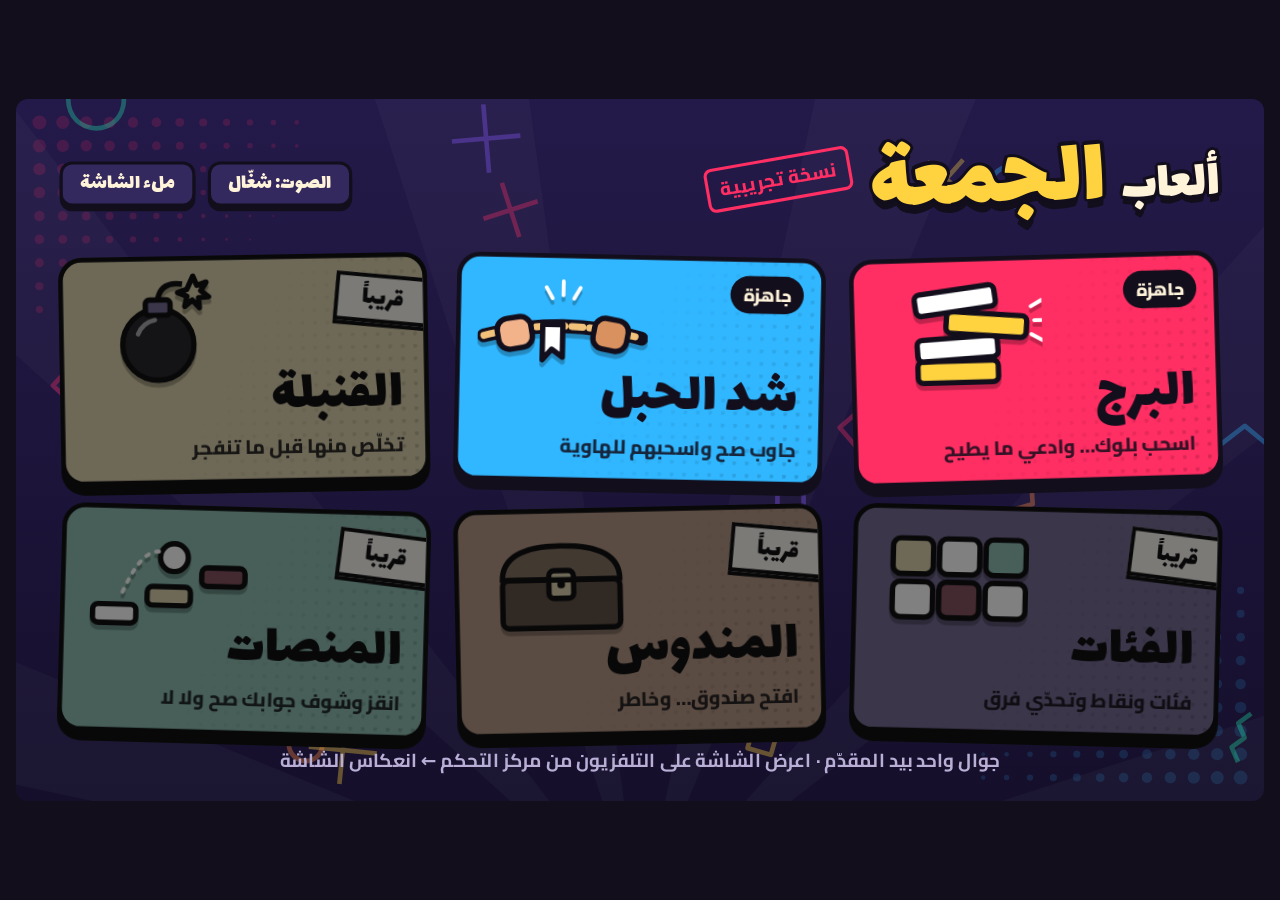
<file: app/index.html>
<!DOCTYPE html>
<html lang="ar" dir="rtl">
<head>
<meta charset="utf-8">
<meta name="viewport" content="width=device-width, initial-scale=1, viewport-fit=cover, user-scalable=no">
<meta name="apple-mobile-web-app-capable" content="yes">
<meta name="mobile-web-app-capable" content="yes">
<meta name="apple-mobile-web-app-status-bar-style" content="black-translucent">
<meta name="theme-color" content="#120E1C">
<title>ألعاب الجمعة</title>
<link rel="preconnect" href="https://fonts.googleapis.com">
<link rel="preconnect" href="https://fonts.gstatic.com" crossorigin>
<link rel="stylesheet" href="https://fonts.googleapis.com/css2?family=Cairo:wght@700;800;900&family=Lalezar&display=swap">
<link rel="stylesheet" href="css/app.css">
</head>
<body>
<!--APP-->
<div id="frame">
  <div id="wrap">
    <div id="stage" dir="rtl" lang="ar">
      <canvas id="cv"></canvas>
      <div id="ui"></div>
      <div id="fx"></div>
    </div>
  </div>
</div>
<div id="hint" dir="rtl">اقلب الجوال بالعرض عشان تكبر الشاشة</div>
<script src="js/matter.min.js"></script>
<script src="js/core.js"></script>
<script src="js/config.js"></script>
<script src="js/questions.js"></script>
<script src="js/ui.js"></script>
<script src="js/tower.js"></script>
<script src="js/tug.js"></script>
<script>
  document.documentElement.setAttribute('dir', 'rtl'); document.documentElement.setAttribute('lang', 'ar');
  G.boot(); G.UI.home(); G.Q.load();
  if (document.fonts && document.fonts.ready) document.fonts.ready.then(function () { if (G.scene === G.MenuScene) { var s = document.querySelector('.setup'); if (!s) G.UI.home(); } });
</script>
<!--/APP-->
</body>
</html>
</file>
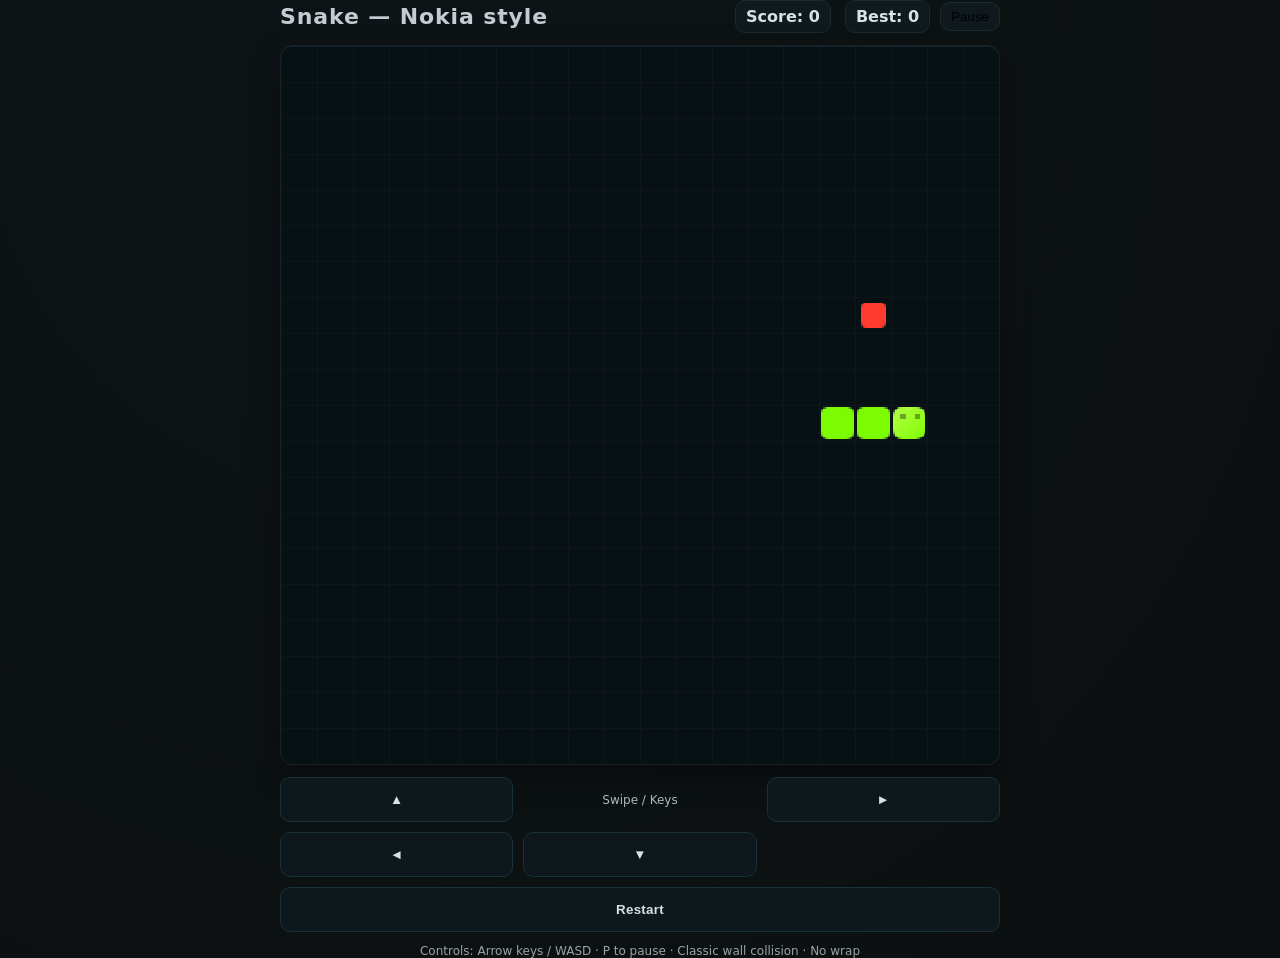
<file: index.html.html>
<!DOCTYPE html>
<html lang="en">
<head>
<meta charset="utf-8" />
<meta name="viewport" content="width=device-width, initial-scale=1" />
<title>Snake (Nokia-style)</title>
<style>
  :root {
    --bg: #0b0f10;
    --grid: #0f1518;
    --snake: #7CFC00; /* lawn green, retro vibe */
    --snake-head: #B7FF4A;
    --food: #ff3b30;
    --text: #d7e1e8;
    --accent: #3aa3ff;
  }
  * { box-sizing: border-box; }
  body {
    margin: 0;
    min-height: 100vh;
    display: grid;
    place-items: center;
    background: radial-gradient(circle at 30% 10%, #0e1416, var(--bg));
    color: var(--text);
    font-family: system-ui, -apple-system, Segoe UI, Roboto, Ubuntu, Cantarell, 'Helvetica Neue', Arial, 'Noto Sans', 'Apple Color Emoji', 'Segoe UI Emoji', 'Segoe UI Symbol';
  }
  .wrap {
    width: min(96vmin, 720px);
    display: grid;
    gap: 12px;
  }
  header {
    display: grid;
    grid-template-columns: 1fr auto auto;
    gap: 10px;
    align-items: center;
  }
  h1 {
    margin: 0;
    font-size: clamp(16px, 2.5vmin, 22px);
    letter-spacing: 0.04em;
    opacity: .9;
  }
  .stats {
    display: flex;
    align-items: center;
    gap: 14px;
    font-weight: 600;
    font-variant-numeric: tabular-nums;
  }
  .badge {
    background: #10191d;
    border: 1px solid #1b2a31;
    border-radius: 10px;
    padding: 6px 10px;
  }
  canvas {
    width: 100%;
    aspect-ratio: 1 / 1;
    image-rendering: pixelated;
    background:
      linear-gradient(90deg, var(--grid) 1px, transparent 1px) 0 0 / calc(100% / 20) 100%,
      linear-gradient(var(--grid) 1px, transparent 1px) 0 0 / 100% calc(100% / 20),
      #071013;
    border-radius: 12px;
    border: 1px solid #142229;
    box-shadow: 0 1px 0 #142229 inset, 0 12px 30px rgba(0,0,0,.35);
    touch-action: none; /* allow custom gestures */
  }
  .controls {
    display: grid;
    grid-template-columns: repeat(3, 1fr);
    gap: 10px;
    user-select: none;
  }
  .controls button {
    padding: 14px 10px;
    background: #0e171b;
    color: var(--text);
    border: 1px solid #19313b;
    border-radius: 10px;
    font-weight: 700;
    letter-spacing: 0.02em;
    cursor: pointer;
    transition: transform .08s ease, background .2s ease, border-color .2s ease;
    touch-action: manipulation;
  }
  .controls button:active {
    transform: translateY(1px);
  }
  .controls .wide { grid-column: span 3; }
  footer {
    opacity: .7;
    font-size: 12px;
    text-align: center;
  }
  .hint { opacity: .8; font-size: 12px; }
</style>
</head>
<body>
  <div class="wrap">
    <header>
      <h1>Snake — Nokia style</h1>
      <div class="stats">
        <div class="badge">Score: <span id="score">0</span></div>
        <div class="badge">Best: <span id="best">0</span></div>
      </div>
      <div>
        <button id="pauseBtn" class="badge" title="P">Pause</button>
      </div>
    </header>

    <canvas id="board" width="400" height="400" aria-label="Snake game board"></canvas>

    <div class="controls">
      <button id="up">▲</button>
      <div class="hint" style="display:grid; place-items:center;">Swipe / Keys</div>
      <button id="right">►</button>
      <button id="left">◄</button>
      <button id="down">▼</button>
      <button id="restart" class="wide">Restart</button>
    </div>

    <footer>Controls: Arrow keys / WASD · P to pause · Classic wall collision · No wrap</footer>
  </div>

<script>
(() => {
  // --- Config ---
  const GRID = 20;           // 20x20 grid
  const SPEED_START = 140;   // ms per frame
  const SPEED_MIN = 70;      // minimum delay
  const SPEED_STEP = 1.5;    // decrease in ms per apple (small accel)
  const CELL = 20;           // px per cell in internal canvas units
  const BOARD_PX = GRID * CELL;

  // --- State ---
  const canvas = document.getElementById('board');
  const ctx = canvas.getContext('2d');
  canvas.width = canvas.height = BOARD_PX;

  const scoreEl = document.getElementById('score');
  const bestEl = document.getElementById('best');
  const pauseBtn = document.getElementById('pauseBtn');

  let best = Number(localStorage.getItem('snake_best') || 0);
  bestEl.textContent = best;

  let state;

  function init() {
    state = {
      snake: [{x:10, y:10}, {x:9, y:10}, {x:8, y:10}],
      dir: {x:1, y:0},
      nextDir: {x:1, y:0},
      food: spawnFood([{x:10, y:10},{x:9,y:10},{x:8,y:10}]),
      score: 0,
      paused: false,
      over: false,
      delay: SPEED_START,
      lastTick: 0
    };
    scoreEl.textContent = 0;
    draw();
  }

  function rngInt(min, max) { return Math.floor(Math.random() * (max - min + 1)) + min; }

  function spawnFood(blocked) {
    const blockedSet = new Set(blocked.map(p => p.x + ',' + p.y));
    let x, y;
    do {
      x = rngInt(0, GRID-1);
      y = rngInt(0, GRID-1);
    } while (blockedSet.has(x + ',' + y));
    return {x, y};
  }

  function setDir(nx, ny) {
    // Prevent 180-degree reversal
    if ((nx === -state.dir.x && ny === -state.dir.y) || (nx === state.dir.x && ny === state.dir.y)) return;
    state.nextDir = {x:nx, y:ny};
  }

  // --- Input: keyboard ---
  window.addEventListener('keydown', (e) => {
    switch (e.key) {
      case 'ArrowUp': case 'w': case 'W': setDir(0,-1); break;
      case 'ArrowDown': case 's': case 'S': setDir(0, 1); break;
      case 'ArrowLeft': case 'a': case 'A': setDir(-1,0); break;
      case 'ArrowRight': case 'd': case 'D': setDir(1, 0); break;
      case 'p': case 'P': togglePause(); break;
      case ' ': if (state.over) init(); break;
    }
  }, {passive: true});

  // --- Input: on-screen buttons ---
  document.getElementById('up').onclick = () => setDir(0,-1);
  document.getElementById('down').onclick = () => setDir(0,1);
  document.getElementById('left').onclick = () => setDir(-1,0);
  document.getElementById('right').onclick = () => setDir(1,0);
  document.getElementById('restart').onclick = () => init();
  pauseBtn.onclick = () => togglePause();

  // --- Input: touch (swipe) ---
  let touchStart = null;
  canvas.addEventListener('touchstart', (e) => {
    if (e.touches.length) touchStart = {x: e.touches[0].clientX, y: e.touches[0].clientY, t: performance.now()};
  }, {passive: true});
  canvas.addEventListener('touchend', (e) => {
    if (!touchStart) return;
    const t = performance.now() - touchStart.t;
    const touch = e.changedTouches[0];
    const dx = touch.clientX - touchStart.x;
    const dy = touch.clientY - touchStart.y;
    const adx = Math.abs(dx), ady = Math.abs(dy);
    // simple swipe detection
    if (t < 500 && Math.max(adx, ady) > 20) {
      if (adx > ady) setDir(Math.sign(dx), 0);
      else setDir(0, Math.sign(dy));
    }
    touchStart = null;
  }, {passive: true});

  function togglePause() {
    if (state.over) return;
    state.paused = !state.paused;
    pauseBtn.textContent = state.paused ? 'Resume' : 'Pause';
  }

  // --- Game loop ---
  function loop(ts) {
    requestAnimationFrame(loop);
    if (state.paused || state.over) return;

    if (ts - state.lastTick >= state.delay) {
      tick();
      state.lastTick = ts;
    }
  }

  function tick() {
    // Move snake
    state.dir = state.nextDir;
    const head = state.snake[0];
    const nx = head.x + state.dir.x;
    const ny = head.y + state.dir.y;

    // wall collision (classic)
    if (nx < 0 || ny < 0 || nx >= GRID || ny >= GRID) {
      return gameOver();
    }

    // self collision
    for (let i = 0; i < state.snake.length; i++) {
      if (state.snake[i].x === nx && state.snake[i].y === ny) {
        return gameOver();
      }
    }

    // move body
    state.snake.unshift({x:nx, y:ny});

    // eat food?
    if (nx === state.food.x && ny === state.food.y) {
      state.score += 1;
      scoreEl.textContent = state.score;
      state.delay = Math.max(SPEED_MIN, state.delay - SPEED_STEP);
      state.food = spawnFood(state.snake);
    } else {
      state.snake.pop();
    }

    draw();
  }

  function gameOver() {
    state.over = true;
    best = Math.max(best, state.score);
    localStorage.setItem('snake_best', String(best));
    bestEl.textContent = best;
    draw(true);
  }

  // --- Render ---
  function draw(over = false) {
    // clear
    ctx.clearRect(0,0,BOARD_PX,BOARD_PX);

    // draw food
    drawCell(state.food.x, state.food.y, 'food');

    // draw snake
    for (let i = state.snake.length - 1; i >= 0; i--) {
      const part = state.snake[i];
      if (i === 0) drawCell(part.x, part.y, 'head');
      else drawCell(part.x, part.y, 'body');
    }

    if (over) {
      overlayText('Game Over', 'Press Restart or Space');
    } else if (state.paused) {
      overlayText('Paused', 'Press Resume / P');
    }
  }

  function drawCell(x, y, type) {
    const px = x * CELL, py = y * CELL;
    ctx.save();
    if (type === 'food') {
      ctx.fillStyle = getCSS('--food');
      roundedRect(ctx, px+3, py+3, CELL-6, CELL-6, 3);
      ctx.fill();
    } else if (type === 'head') {
      const grad = ctx.createLinearGradient(px, py, px+CELL, py+CELL);
      grad.addColorStop(0, getCSS('--snake-head'));
      grad.addColorStop(1, getCSS('--snake'));
      ctx.fillStyle = grad;
      roundedRect(ctx, px+1, py+1, CELL-2, CELL-2, 5);
      ctx.fill();
      // eyes
      ctx.fillStyle = 'rgba(0,0,0,.35)';
      ctx.fillRect(px + CELL*0.25, py + CELL*0.25, 3, 3);
      ctx.fillRect(px + CELL*0.65, py + CELL*0.25, 3, 3);
    } else {
      ctx.fillStyle = getCSS('--snake');
      roundedRect(ctx, px+1, py+1, CELL-2, CELL-2, 4);
      ctx.fill();
    }
    ctx.restore();
  }

  function roundedRect(ctx, x, y, w, h, r) {
    ctx.beginPath();
    ctx.moveTo(x+r, y);
    ctx.arcTo(x+w, y, x+w, y+h, r);
    ctx.arcTo(x+w, y+h, x, y+h, r);
    ctx.arcTo(x, y+h, x, y, r);
    ctx.arcTo(x, y, x+w, y, r);
    ctx.closePath();
  }

  function overlayText(title, subtitle) {
    ctx.save();
    ctx.fillStyle = 'rgba(0,0,0,0.45)';
    ctx.fillRect(0,0,BOARD_PX,BOARD_PX);
    ctx.fillStyle = getCSS('--text');
    ctx.textAlign = 'center';
    ctx.font = 'bold 28px system-ui, -apple-system, Segoe UI, Roboto';
    ctx.fillText(title, BOARD_PX/2, BOARD_PX/2 - 8);
    ctx.font = '600 14px system-ui, -apple-system, Segoe UI, Roboto';
    ctx.fillText(subtitle, BOARD_PX/2, BOARD_PX/2 + 16);
    ctx.restore();
  }

  function getCSS(varName) {
    return getComputedStyle(document.documentElement).getPropertyValue(varName).trim();
  }

  // start
  init();
  requestAnimationFrame(loop);
})();
</script>
</body>
</html>
</file>
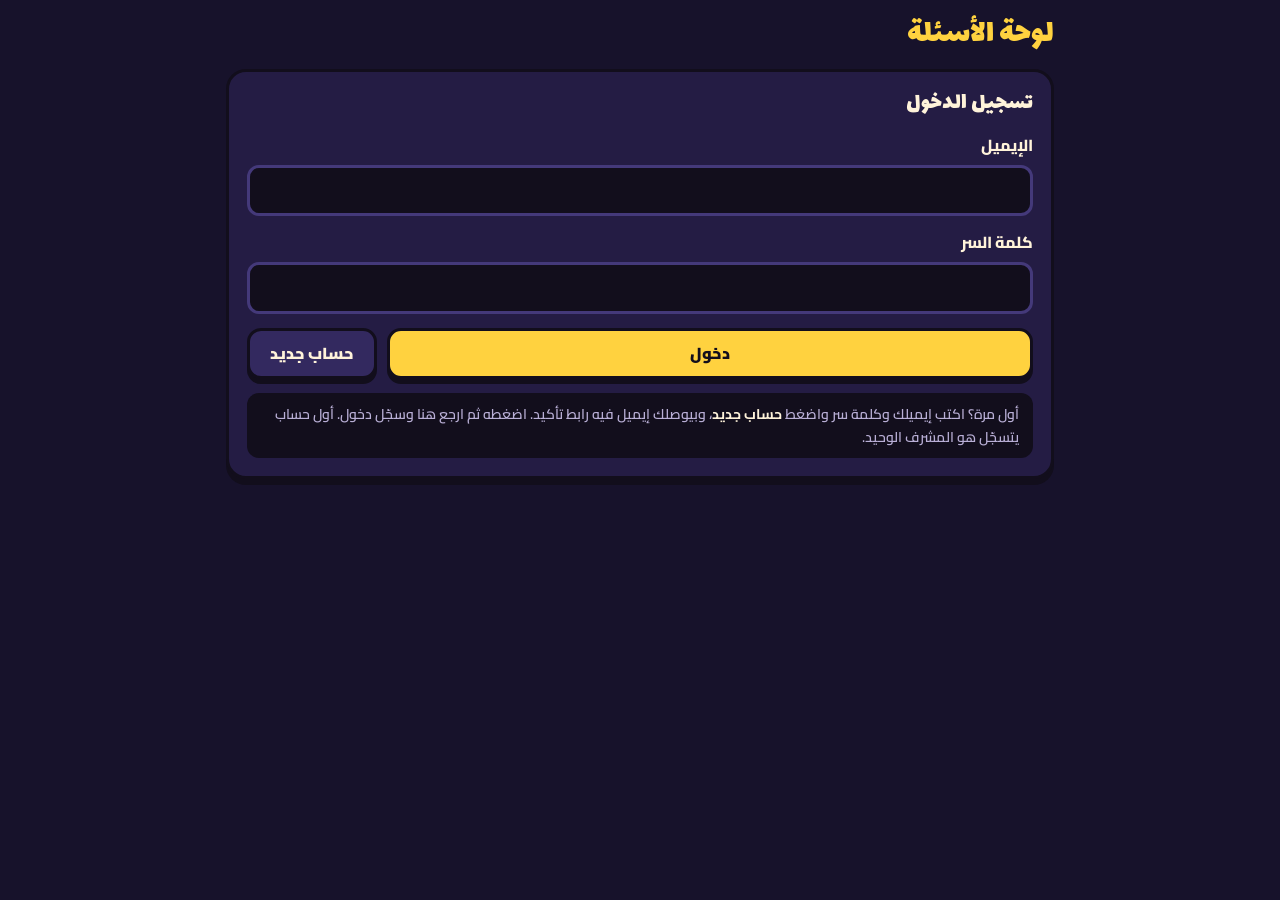
<file: app/admin.html>
<!DOCTYPE html>
<html lang="ar" dir="rtl">
<head>
<meta charset="utf-8">
<meta name="viewport" content="width=device-width, initial-scale=1, viewport-fit=cover">
<meta name="theme-color" content="#120E1C">
<meta name="robots" content="noindex">
<title>لوحة الأسئلة</title>
<link rel="preconnect" href="https://fonts.googleapis.com">
<link rel="preconnect" href="https://fonts.gstatic.com" crossorigin>
<link rel="stylesheet" href="https://fonts.googleapis.com/css2?family=Cairo:wght@600;700;800;900&family=Lalezar&display=swap">
<link rel="stylesheet" href="css/admin.css">
</head>
<body>
<div id="app"></div>
<div id="toast" role="status" aria-live="polite"></div>
<script src="js/supabase.min.js"></script>
<script src="js/config.js"></script>
<script>window.G = { store: { get: function (k, d) { return d; }, set: function () {} } };</script>
<script src="js/questions.js"></script>
<script src="js/admin.js"></script>
</body>
</html>
</file>
<file: app/css/app.css>
/* Layout: a fixed 1600×900 game stage scaled to fit any screen (phone mirrored to a TV); comic-ink UI drawn on top of a canvas scene */
:root{
  --ink:#120E1C; --night:#17122B; --panel:#241C44; --panel2:#33295F; --paper:#FFF3DA; --mute:#B9AFD6;
  --hot:#FF2E63; --acid:#FFD23F; --mint:#1FE0A8; --sky:#31B7FF; --violet:#8B5CFF; --orange:#FF8A3D;
  --display:"Lalezar","Cairo",system-ui,sans-serif;
  --body:"Cairo",system-ui,-apple-system,"Geeza Pro",sans-serif;
  --out: 4px 0 0 var(--ink), -4px 0 0 var(--ink), 0 4px 0 var(--ink), 0 -4px 0 var(--ink), 3px 3px 0 var(--ink), -3px 3px 0 var(--ink), 3px -3px 0 var(--ink), -3px -3px 0 var(--ink);
  color-scheme:dark;
}
*{box-sizing:border-box}
html,body{height:100%}
body{margin:0;background:var(--ink);color:var(--paper);font-family:var(--body);overflow:hidden;overscroll-behavior:none;
  -webkit-user-select:none;user-select:none;-webkit-tap-highlight-color:transparent;touch-action:manipulation}
#frame{height:100%;display:grid;place-items:center;padding-block:0;
  padding-left:max(16px,env(safe-area-inset-left,0px));padding-right:max(16px,env(safe-area-inset-right,0px))}
#wrap{position:relative;overflow:hidden;border-radius:12px;max-width:100%}
#stage{position:absolute;left:0;top:0;width:1600px;height:900px;transform-origin:0 0;overflow:hidden;background:var(--night)}
#cv{position:absolute;left:0;top:0;width:1600px;height:900px;display:block}
#ui{position:absolute;inset:0;pointer-events:none}
#ui>*{pointer-events:auto}
#fx{position:absolute;inset:0;pointer-events:none;opacity:0}
#hint{display:none;position:fixed;inset:auto 0 0 0;text-align:center;font:700 14px var(--body);color:var(--mute);
  padding:10px 16px calc(10px + env(safe-area-inset-bottom,0px))}
@media (orientation:portrait) and (pointer:coarse){#hint{display:block}}
button{font-family:inherit;cursor:pointer}
button:focus-visible,input:focus-visible{outline:5px solid var(--acid);outline-offset:4px}
h1,h2,p{margin:0}

/* ---- comic buttons ---- */
.btn{font-family:var(--display);font-size:40px;line-height:1.1;color:var(--ink);background:var(--acid);border:5px solid var(--ink);
  border-radius:20px;padding:16px 38px;box-shadow:0 8px 0 var(--ink);transition:transform .08s,box-shadow .08s,filter .15s;white-space:nowrap}
.btn:hover{filter:brightness(1.08)}
.btn:active{transform:translateY(6px);box-shadow:0 2px 0 var(--ink)}
.btn.hot{background:var(--hot);color:#fff}
.btn.mint{background:var(--mint)}
.btn.dark{background:var(--panel2);color:var(--paper)}
.btn.sm{font-size:28px;padding:10px 22px;border-width:4px;border-radius:16px;box-shadow:0 6px 0 var(--ink)}
.btn.go{font-size:56px;padding:16px 80px;background:var(--hot);color:#fff;transform:rotate(-1.5deg);animation:pulse 1.6s ease-in-out infinite}

.screen{position:absolute;inset:0;display:flex;flex-direction:column;padding:34px 56px}

/* ---- home ---- */
.hhead{display:flex;justify-content:space-between;align-items:center;height:150px}
.logo{display:flex;align-items:baseline;gap:18px;font-family:var(--display);line-height:1;transform:rotate(-2deg)}
.logo .l1{font-size:70px;color:var(--paper);text-shadow:var(--out),0 10px 0 var(--ink)}
.logo .l2{font-size:124px;color:var(--acid);text-shadow:var(--out),0 12px 0 var(--ink)}
.stamp{font:800 24px var(--body);color:var(--hot);border:4px solid var(--hot);border-radius:10px;padding:2px 14px;transform:rotate(-8deg) translateY(-30px);letter-spacing:.02em}
.hbtns{display:flex;gap:16px}
.games{flex:1;min-height:0;display:grid;grid-template-columns:repeat(3,1fr);grid-template-rows:repeat(2,1fr);gap:30px 34px;padding:16px 0 10px}
.gcard{position:relative;background:var(--c);border:6px solid var(--ink);border-radius:30px;box-shadow:0 12px 0 var(--ink);min-height:0;
  transform:rotate(var(--r));text-align:start;padding:16px 28px 18px;display:flex;flex-direction:column;justify-content:flex-end;
  color:var(--ink);overflow:hidden;animation:cardIn .5s cubic-bezier(.2,1.5,.4,1) both;animation-delay:var(--d);transition:transform .15s,box-shadow .15s}
.gcard::before{content:"";position:absolute;inset:0;background:radial-gradient(circle at 2px 2px,rgba(0,0,0,.16) 2.5px,transparent 3px) 0 0/16px 16px;
  -webkit-mask:linear-gradient(120deg,transparent 45%,#000);mask:linear-gradient(120deg,transparent 45%,#000);pointer-events:none}
.gcard:not(.locked):hover{transform:rotate(0) scale(1.03)}
.gcard:active{transform:rotate(var(--r)) translateY(8px);box-shadow:0 4px 0 var(--ink)}
.gart{position:absolute;top:16px;inset-inline-end:22px;width:218px}
.gart svg{width:100%;display:block;filter:drop-shadow(0 6px 0 rgba(0,0,0,.25))}
.gname{font-family:var(--display);font-size:74px;line-height:1.05;position:relative;white-space:nowrap}
.gdesc{font:800 25px var(--body);position:relative;opacity:.85;white-space:nowrap}
.gtag{position:absolute;top:18px;inset-inline-start:22px;font:900 22px var(--body);background:var(--ink);color:var(--paper);border-radius:99px;padding:3px 16px}
.gcard.locked{filter:saturate(.25) brightness(.5)}
.soon{position:absolute;top:22px;inset-inline-start:-10px;font-family:var(--display);font-size:34px;background:var(--paper);color:var(--ink);
  border:5px solid var(--ink);padding:0 30px;transform:rotate(6deg);box-shadow:0 5px 0 var(--ink)}
.gcard.nope{animation:nope .35s}
.hfoot{text-align:center;font:700 24px var(--body);color:var(--mute);height:40px}

/* ---- setup ---- */
.shead{display:flex;align-items:center;gap:30px;height:140px}
.stitle{flex:1}
.stitle h1{font-family:var(--display);font-weight:400;font-size:92px;line-height:1;color:var(--acid);text-shadow:var(--out),0 10px 0 var(--ink)}
.stitle p{font:700 25px/1.5 var(--body);color:var(--mute);max-width:1150px;padding-top:6px}
.sgrid{flex:1;display:flex;gap:30px;align-items:stretch;min-height:0;padding-top:14px}
.panel{background:var(--panel);border:5px solid var(--ink);border-radius:26px;box-shadow:0 10px 0 var(--ink);padding:18px 24px;width:500px;display:flex;flex-direction:column;gap:10px}
.panel.grow{flex:1;width:auto;min-width:0}
.phead{display:flex;justify-content:space-between;align-items:center}
.phead h2{font-family:var(--display);font-weight:400;font-size:46px;line-height:1}
.seg{display:flex;background:var(--ink);border-radius:14px;padding:5px;gap:5px}
.seg button{border:0;background:transparent;color:var(--paper);font:800 24px var(--body);padding:6px 16px;border-radius:10px}
.seg button.on{background:var(--acid);color:var(--ink)}
.tnames{display:flex;flex-direction:column;gap:8px}
.h2s{font-size:36px!important}
.callbtn{border:4px solid var(--ink);background:var(--panel2);color:var(--paper);font:800 21px var(--body);border-radius:12px;padding:2px 16px}
.cats{display:grid;grid-template-columns:repeat(3,1fr);gap:6px;flex:1;min-height:0;overflow-y:auto;align-content:start}
.cchip{font:800 18px/1.6 var(--body);border:3px solid var(--ink);background:var(--ink);color:var(--mute);border-radius:99px;padding:0 4px;white-space:nowrap;text-align:center}
.cchip.on{background:var(--mint);color:var(--ink)}
.tnames label{display:flex;align-items:center;gap:14px}
.tnames i{width:40px;height:40px;border-radius:12px;background:var(--c);border:5px solid var(--ink);flex:none;transform:rotate(-6deg)}
.tnames input{flex:1;min-width:0;font:800 28px var(--body);background:var(--ink);color:var(--paper);border:5px solid var(--c);border-radius:16px;padding:1px 16px;
  -webkit-user-select:text;user-select:text}
.styles{display:grid;grid-template-columns:repeat(4,1fr);gap:18px;align-content:start}
.styles.c3{grid-template-columns:repeat(3,1fr);padding:0 40px}
.stile{position:relative;background:var(--ink);border:5px solid var(--ink);border-radius:18px;padding:0;overflow:hidden;color:var(--paper);
  display:flex;flex-direction:column;transition:transform .12s;box-shadow:0 6px 0 var(--ink)}
.stile canvas{width:100%;display:block;aspect-ratio:16/9}
.stile span{font-family:var(--display);font-size:29px;padding:4px 8px 6px;line-height:1.1}
.stile em{position:absolute;top:8px;inset-inline-start:8px;font:900 18px var(--body);font-style:normal;background:var(--hot);color:#fff;border-radius:99px;padding:0 12px;border:3px solid var(--ink)}
.stile.on{border-color:var(--acid);transform:translateY(-6px) rotate(-1.5deg);box-shadow:0 12px 0 var(--ink)}
.stile.on span{background:var(--acid);color:var(--ink)}
.sgo{display:flex;justify-content:center;padding-top:22px;height:128px}

/* ---- HUD ---- */
.tcard{position:absolute;width:350px;height:96px;padding:0 20px;background:var(--panel);border:5px solid var(--ink);border-radius:22px;box-shadow:0 8px 0 var(--ink);
  display:flex;align-items:center;gap:14px;transition:transform .25s cubic-bezier(.2,1.6,.4,1),background .2s;pointer-events:none}
.tcard .sw{width:30px;height:30px;border-radius:9px;background:var(--c);border:4px solid var(--ink);flex:none;transform:rotate(-6deg)}
.tcard .nm{font:900 30px var(--body);flex:1;min-width:0;white-space:nowrap;overflow:hidden;text-overflow:ellipsis}
.tcard .sc{font-family:var(--display);font-size:58px;line-height:1;color:var(--c);font-variant-numeric:tabular-nums}
.tcard.turn{background:var(--c);color:var(--ink);transform:scale(1.07) rotate(-1.5deg)}
.tcard.turn .sc{color:var(--ink)} .tcard.turn .sw{background:var(--ink)}
.tcard.dead{filter:grayscale(1) brightness(.55)}
.tcard.bump .sc{animation:bump .5s}
.menubtn{position:absolute;top:22px;left:22px;width:64px;height:64px;border-radius:18px;background:var(--panel2);border:5px solid var(--ink);box-shadow:0 6px 0 var(--ink);
  display:flex;flex-direction:column;justify-content:center;align-items:center;gap:6px;padding:0}
.menubtn i{width:28px;height:5px;border-radius:3px;background:var(--paper)}
.sticker{position:absolute;font-family:var(--display);font-size:40px;line-height:1.15;background:var(--paper);color:var(--ink);border:5px solid var(--ink);
  border-radius:18px;padding:8px 24px;box-shadow:0 7px 0 var(--ink);transform:rotate(-2deg);text-align:center;pointer-events:none}
.sticker b{font-weight:400;color:var(--c);text-shadow:2px 2px 0 var(--ink)}
.sticker small{display:block;font:800 22px var(--body);opacity:.75}
.sticker.pop{animation:cardIn .4s cubic-bezier(.2,1.6,.4,1) both}
.legend{position:absolute;left:30px;bottom:34px;width:330px;background:rgba(18,14,28,.72);border:4px solid var(--ink);border-radius:20px;padding:14px 18px;
  display:flex;flex-direction:column;gap:8px;font:800 23px var(--body);pointer-events:none}
.legend div{display:flex;align-items:center;gap:12px}
.legend i{width:54px;font-family:var(--display);font-style:normal;font-size:26px;text-align:center;color:var(--ink);background:var(--c);border:3px solid var(--ink);border-radius:9px;line-height:1.25}
.legend p{font:700 20px/1.4 var(--body);color:var(--mute);padding-top:4px}
.toast{position:absolute;left:50%;bottom:120px;transform:translateX(-50%);background:var(--ink);color:var(--paper);font:800 28px var(--body);
  border:4px solid var(--paper);border-radius:99px;padding:8px 30px;animation:toast 1.9s both;pointer-events:none;white-space:nowrap;z-index:9}

/* ---- tug power picker ---- */
.powers{position:absolute;left:0;right:0;bottom:26px;display:flex;flex-direction:column;align-items:center;gap:14px;animation:riseIn .35s cubic-bezier(.2,1.4,.4,1) both;pointer-events:none}
.powers .who{font-family:var(--display);font-size:42px;background:var(--paper);color:var(--ink);border:5px solid var(--ink);border-radius:16px;padding:2px 26px;box-shadow:0 6px 0 var(--ink);transform:rotate(-1.5deg)}
.powers .who b{font-weight:400;color:var(--c);text-shadow:2px 2px 0 var(--ink)}
.powers .row{display:flex;gap:22px;pointer-events:auto}
.pbtn{width:300px;border:5px solid var(--ink);border-radius:22px;box-shadow:0 8px 0 var(--ink);background:var(--zc);color:var(--ink);padding:8px 14px 10px;
  display:flex;flex-direction:column;align-items:center;transition:transform .08s,box-shadow .08s}
.pbtn:active{transform:translateY(6px);box-shadow:0 2px 0 var(--ink)}
.pbtn b{font-family:var(--display);font-weight:400;font-size:46px;line-height:1.1}
.pbtn span{font:900 23px var(--body)}
.vs{position:absolute;inset:0;display:flex;align-items:center;justify-content:center;gap:40px;pointer-events:none}
.vs .n{font-family:var(--display);font-size:110px;color:var(--c);text-shadow:var(--out),0 12px 0 var(--ink);animation:slamR .5s cubic-bezier(.2,1.5,.4,1) both}
.vs .n:last-child{animation-name:slamL}
.vs .x{font-family:var(--display);font-size:90px;background:var(--acid);color:var(--ink);border:7px solid var(--ink);border-radius:50%;width:170px;height:170px;display:grid;place-items:center;
  box-shadow:0 10px 0 var(--ink);animation:cardIn .5s .25s cubic-bezier(.2,1.8,.4,1) both}
.vs.out{animation:fadeOut .3s both}

/* ---- overlays ---- */
.ov{position:absolute;inset:0;background:rgba(10,7,20,.74);display:grid;place-items:center;animation:fadeIn .2s both;z-index:5}
.ov.out{animation:fadeOut .26s both}
.ov.out .qcard{animation:cardOut .26s both}
.qcard{position:relative;width:1120px;min-height:500px;background:var(--paper);color:var(--ink);border:7px solid var(--ink);border-radius:38px;
  box-shadow:0 14px 0 var(--ink),0 40px 90px rgba(0,0,0,.55);padding:62px 60px 40px;display:flex;flex-direction:column;align-items:center;justify-content:center;gap:22px;text-align:center;
  animation:cardIn .45s cubic-bezier(.2,1.4,.4,1) both;
  background-image:radial-gradient(circle at 3px 3px,rgba(18,14,28,.09) 3px,transparent 3.5px);background-size:20px 20px}
.qcard .pts{position:absolute;top:-44px;inset-inline-start:46px;font-family:var(--display);font-size:76px;line-height:1.05;background:var(--zc);border:6px solid var(--ink);
  border-radius:22px;padding:0 30px;transform:rotate(5deg);box-shadow:0 8px 0 var(--ink)}
.qcard .cat{position:absolute;top:-28px;inset-inline-end:46px;font:900 30px var(--body);background:var(--ink);color:var(--paper);border-radius:99px;padding:6px 28px;transform:rotate(-2deg)}
.qwho{font:800 30px var(--body);opacity:.8}
.qwho b{background:var(--c);border:3px solid var(--ink);border-radius:10px;padding:0 12px;font-weight:900}
.qtext{font:900 54px/1.5 var(--body);text-wrap:balance}
.qmwrap{display:flex;justify-content:center;width:100%}
.qmwrap:empty{display:none}
.qmedia{max-height:330px;max-width:100%;border:6px solid var(--ink);border-radius:22px;background:var(--ink);display:block}
.qaudio{width:620px;height:64px}
.qcard.hasmedia{padding-top:52px;gap:14px}
.qcard.hasmedia .qtext{font-size:42px;line-height:1.35}
.qcard.hasmedia .qans{font-size:58px;padding:4px 36px 8px}
.qans{font-family:var(--display);font-size:78px;line-height:1.15;background:var(--ink);color:var(--mint);border-radius:22px;padding:10px 44px 14px;animation:cardIn .4s cubic-bezier(.2,1.6,.4,1) both;transform:rotate(-1deg)}
.qans small{display:block;font:800 22px var(--body);color:var(--mute)}
.tbar{position:relative;width:100%;height:34px;border:5px solid var(--ink);border-radius:99px;overflow:hidden;background:#fff}
.tbar i{position:absolute;inset:0;background:var(--mint);transform-origin:right center;transition:transform .1s linear}
.tbar.low i{background:var(--hot)}
.tbar span{position:absolute;inset:0;display:grid;place-items:center;font:900 21px/1 var(--body);font-variant-numeric:tabular-nums}
.qbtns{display:flex;gap:26px;padding-top:6px}
.pcard{background:var(--panel);border:6px solid var(--ink);border-radius:32px;box-shadow:0 12px 0 var(--ink);padding:34px 60px 44px;display:flex;flex-direction:column;gap:20px;align-items:stretch;text-align:center;animation:cardIn .35s cubic-bezier(.2,1.4,.4,1) both}
.pcard h2{font-family:var(--display);font-weight:400;font-size:70px;color:var(--acid);text-shadow:var(--out)}
.rcard{width:980px;background:var(--panel);border:7px solid var(--ink);border-radius:38px;box-shadow:0 14px 0 var(--ink),0 40px 90px rgba(0,0,0,.55);padding:34px 56px 44px;
  display:flex;flex-direction:column;align-items:center;gap:14px;text-align:center;animation:cardIn .5s cubic-bezier(.2,1.5,.4,1) both}
.rkick{font:900 30px var(--body);background:var(--hot);color:#fff;border:4px solid var(--ink);border-radius:12px;padding:0 20px;transform:rotate(-3deg)}
.rcard h1{font-family:var(--display);font-weight:400;font-size:112px;line-height:1.1;color:var(--c);text-shadow:var(--out),0 12px 0 var(--ink)}
.rcard p{font:800 30px var(--body);color:var(--mute)}
.rrows{width:100%;display:flex;flex-direction:column;gap:12px;padding:10px 0 16px}
.rrow{display:flex;align-items:center;gap:16px;background:var(--ink);border-radius:18px;padding:8px 22px;font:900 34px var(--body)}
.rrow i{width:30px;height:30px;border-radius:9px;background:var(--c);flex:none;transform:rotate(-6deg)}
.rrow span{flex:1;text-align:start}
.rrow em{font:800 22px var(--body);font-style:normal;background:var(--hot);color:#fff;border-radius:99px;padding:0 14px}
.rrow b{font-family:var(--display);font-weight:400;font-size:50px;color:var(--c);font-variant-numeric:tabular-nums;line-height:1}
.rbtns{display:flex;gap:24px}

@keyframes fadeIn{from{opacity:0}to{opacity:1}}
@keyframes fadeOut{to{opacity:0}}
@keyframes cardIn{from{opacity:0;transform:scale(.6) rotate(-6deg)}to{opacity:1}}
@keyframes cardOut{to{opacity:0;transform:scale(.8) translateY(80px) rotate(4deg)}}
@keyframes riseIn{from{opacity:0;transform:translateY(80px)}to{opacity:1}}
@keyframes pulse{50%{transform:rotate(-1.5deg) scale(1.05)}}
@keyframes nope{25%{transform:rotate(var(--r)) translateX(-12px)}75%{transform:rotate(var(--r)) translateX(12px)}}
@keyframes bump{30%{transform:scale(1.45) rotate(-6deg)}}
@keyframes toast{0%{opacity:0;transform:translate(-50%,30px)}12%,80%{opacity:1;transform:translate(-50%,0)}100%{opacity:0;transform:translate(-50%,-10px)}}
@keyframes slamR{from{opacity:0;transform:translateX(700px) rotate(8deg)}to{opacity:1;transform:rotate(-3deg)}}
@keyframes slamL{from{opacity:0;transform:translateX(-700px) rotate(-8deg)}to{opacity:1;transform:rotate(3deg)}}
@media (prefers-reduced-motion:reduce){.btn.go{animation:none}}
</file>
<file: app/css/admin.css>
/* Layout: a single-column phone-first tool — sticky tab bar on top, one task per tab (add one, add many, browse) */
:root{
  --ink:#120E1C; --night:#17122B; --panel:#241C44; --panel2:#33295F; --line:#44397A; --paper:#FFF3DA; --mute:#B9AFD6;
  --hot:#FF2E63; --acid:#FFD23F; --mint:#1FE0A8; --sky:#31B7FF;
  --display:"Lalezar","Cairo",system-ui,sans-serif; --body:"Cairo",system-ui,-apple-system,"Geeza Pro",sans-serif;
  color-scheme:dark;
}
*{box-sizing:border-box}
html{background:var(--night)}
body{margin:0;background:var(--night);color:var(--paper);font:600 16px/1.6 var(--body);
  padding:env(safe-area-inset-top,0px) 0 calc(40px + env(safe-area-inset-bottom,0px))}
#app{max-width:860px;margin:0 auto;padding-left:max(16px,env(safe-area-inset-left,0px));padding-right:max(16px,env(safe-area-inset-right,0px));display:flex;flex-direction:column;gap:16px}
h1,h2,h3,p{margin:0}
h1{font:400 34px/1.1 var(--display);color:var(--acid)}
h2{font:400 24px/1.2 var(--display)}
.mute{color:var(--mute)} .sm{font-size:14px}
button,input,select,textarea{font:inherit;color:inherit}
button{cursor:pointer}
:focus-visible{outline:3px solid var(--acid);outline-offset:2px}

.top{display:flex;justify-content:space-between;align-items:center;gap:12px;padding-top:16px;flex-wrap:wrap}
.tabs{position:sticky;top:env(safe-area-inset-top,0px);z-index:5;display:flex;gap:6px;background:var(--ink);border:3px solid var(--ink);border-radius:16px;padding:5px}
.tabs button{flex:1;border:0;background:transparent;border-radius:11px;padding:9px 6px;font-weight:800;color:var(--mute);white-space:nowrap}
.tabs button.on{background:var(--acid);color:var(--ink)}
.card{background:var(--panel);border:3px solid var(--ink);border-radius:20px;box-shadow:0 6px 0 var(--ink);padding:18px;display:flex;flex-direction:column;gap:14px;min-width:0}
.btn{border:3px solid var(--ink);border-radius:14px;box-shadow:0 5px 0 var(--ink);background:var(--acid);color:var(--ink);font-weight:900;padding:10px 20px;transition:transform .08s,box-shadow .08s}
.btn:active{transform:translateY(4px);box-shadow:0 1px 0 var(--ink)}
.btn[disabled]{opacity:.5;pointer-events:none}
.btn.hot{background:var(--hot);color:#fff} .btn.mint{background:var(--mint)} .btn.ghost{background:var(--panel2);color:var(--paper)}
.btn.xs{padding:4px 12px;font-size:14px;box-shadow:0 3px 0 var(--ink);border-radius:10px}
.row{display:flex;gap:10px;flex-wrap:wrap;align-items:center}
.grow{flex:1;min-width:0}

label.f{display:flex;flex-direction:column;gap:6px;font-weight:800;min-width:0}
input[type=text],input[type=email],input[type=password],input[type=search],select,textarea{width:100%;background:var(--ink);border:3px solid var(--line);border-radius:12px;padding:10px 14px;font-weight:700;font-size:16px}
textarea{resize:vertical;min-height:90px;line-height:1.7}
textarea.big{min-height:230px;font-size:15px}
input[type=file]{width:100%;font-size:14px;background:var(--ink);border:3px dashed var(--line);border-radius:12px;padding:10px}
.seg{display:flex;gap:6px;background:var(--ink);border-radius:12px;padding:5px}
.seg button{flex:1;border:0;border-radius:8px;background:transparent;font:400 22px var(--display);padding:4px;color:var(--mute)}
.seg button.on{color:var(--ink);background:var(--c)}
.two{display:grid;grid-template-columns:1fr 1fr;gap:12px}
@media (max-width:560px){.two{grid-template-columns:1fr}}
.prev{display:flex;align-items:center;gap:10px;background:var(--ink);border-radius:12px;padding:8px}
.prev img,.prev video{max-height:90px;max-width:150px;border-radius:8px}
.prev audio{max-width:100%;height:40px}
.note{background:var(--ink);border-radius:12px;padding:10px 14px;font-size:14px;color:var(--mute)}
.note b{color:var(--paper)} .note code{direction:ltr;unicode-bidi:embed;color:var(--acid);font-size:13px}
.err{color:#FF8FA9} .ok{color:var(--mint)}

.counts{overflow-x:auto}
.counts table{border-collapse:collapse;width:100%;font-variant-numeric:tabular-nums;font-size:14px}
.counts th,.counts td{padding:5px 8px;text-align:center;border-bottom:2px solid var(--ink);white-space:nowrap}
.counts th:first-child,.counts td:first-child{text-align:start;font-weight:800}
.counts td.z{color:var(--hot);font-weight:900}
.q{background:var(--ink);border-radius:14px;padding:12px 14px;display:flex;flex-direction:column;gap:6px;min-width:0}
.q.off{opacity:.5}
.q .meta{display:flex;gap:6px;flex-wrap:wrap;align-items:center;font-size:13px;font-weight:800}
.tag{border-radius:99px;padding:0 10px;background:var(--panel2)}
.tag.l{color:var(--ink);background:var(--c);font:400 16px var(--display);padding:0 12px}
.q .qt{font-weight:800;overflow-wrap:anywhere}
.q .an{color:var(--mint);font-weight:800;overflow-wrap:anywhere}
.list{display:flex;flex-direction:column;gap:10px}
#toast{position:fixed;inset:auto 16px calc(18px + env(safe-area-inset-bottom,0px)) 16px;margin:0 auto;max-width:520px;background:var(--ink);border:3px solid var(--paper);border-radius:14px;
  padding:10px 16px;font-weight:800;text-align:center;opacity:0;transform:translateY(20px);transition:.25s;pointer-events:none;z-index:9}
#toast.show{opacity:1;transform:none}
#toast.bad{border-color:var(--hot)}
</file>
